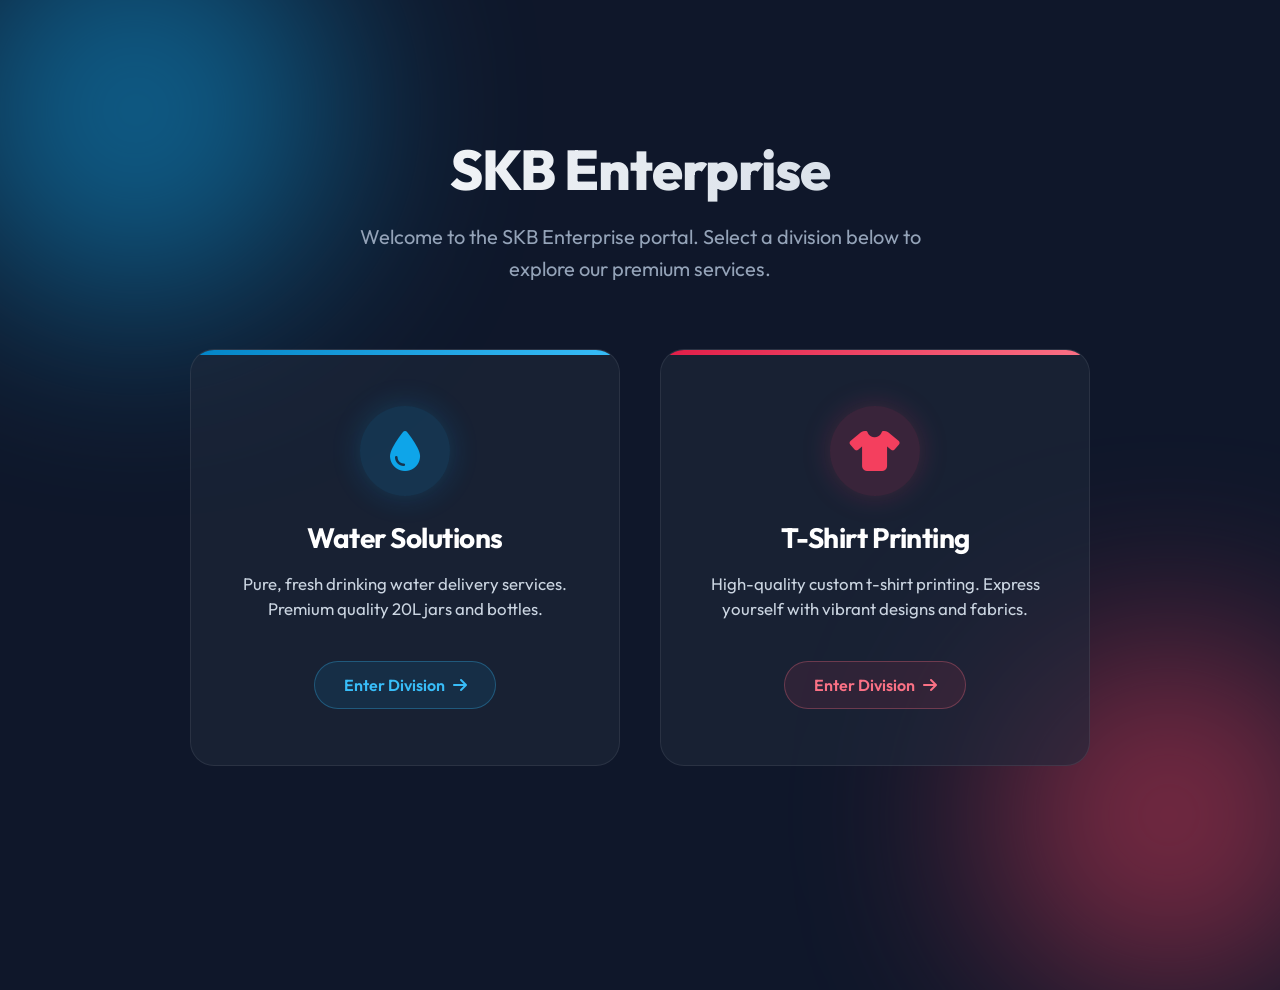
<file: index.html>
<!DOCTYPE html>
<html lang="en">

<head>
    <meta charset="UTF-8">
    <meta name="viewport" content="width=device-width, initial-scale=1.0">
    <title>SKB Enterprise Portal</title>
    <!-- Google Fonts -->
    <link rel="preconnect" href="https://fonts.googleapis.com">
    <link rel="preconnect" href="https://fonts.gstatic.com" crossorigin>
    <link href="https://fonts.googleapis.com/css2?family=Outfit:wght@300;400;500;700;800&display=swap" rel="stylesheet">
    <!-- FontAwesome for Icons -->
    <link rel="stylesheet" href="https://cdnjs.cloudflare.com/ajax/libs/font-awesome/6.4.0/css/all.min.css">
    <link rel="stylesheet" href="style.css">
</head>

<body>
    <div class="ambient-glow glow-blue"></div>
    <div class="ambient-glow glow-red"></div>

    <div class="container">
        <header>
            <h1>SKB Enterprise</h1>
            <p class="subtitle">Welcome to the SKB Enterprise portal. Select a division below to explore our premium
                services.</p>
        </header>

        <div class="portal-grid">
            <!-- Water Solutions Link -->
            <a href="SKB-Water-Solutions/index.html" class="portal-card card-water">
                <div class="icon-circle">
                    <i class="fa-solid fa-droplet"></i>
                </div>
                <h2>Water Solutions</h2>
                <p class="desc">Pure, fresh drinking water delivery services. Premium quality 20L jars and bottles.</p>
                <div class="btn-visit">
                    Enter Division <i class="fa-solid fa-arrow-right"></i>
                </div>
            </a>

            <!-- T-Shirt Printing Link -->
            <a href="t-shirt printing/index.html" class="portal-card card-tshirt">
                <div class="icon-circle">
                    <i class="fa-solid fa-shirt"></i>
                </div>
                <h2>T-Shirt Printing</h2>
                <p class="desc">High-quality custom t-shirt printing. Express yourself with vibrant designs and fabrics.
                </p>
                <div class="btn-visit">
                    Enter Division <i class="fa-solid fa-arrow-right"></i>
                </div>
            </a>
        </div>
    </div>

    <!-- Portal Interactivity Script -->
    <script src="script.js"></script>
</body>

</html>
</file>
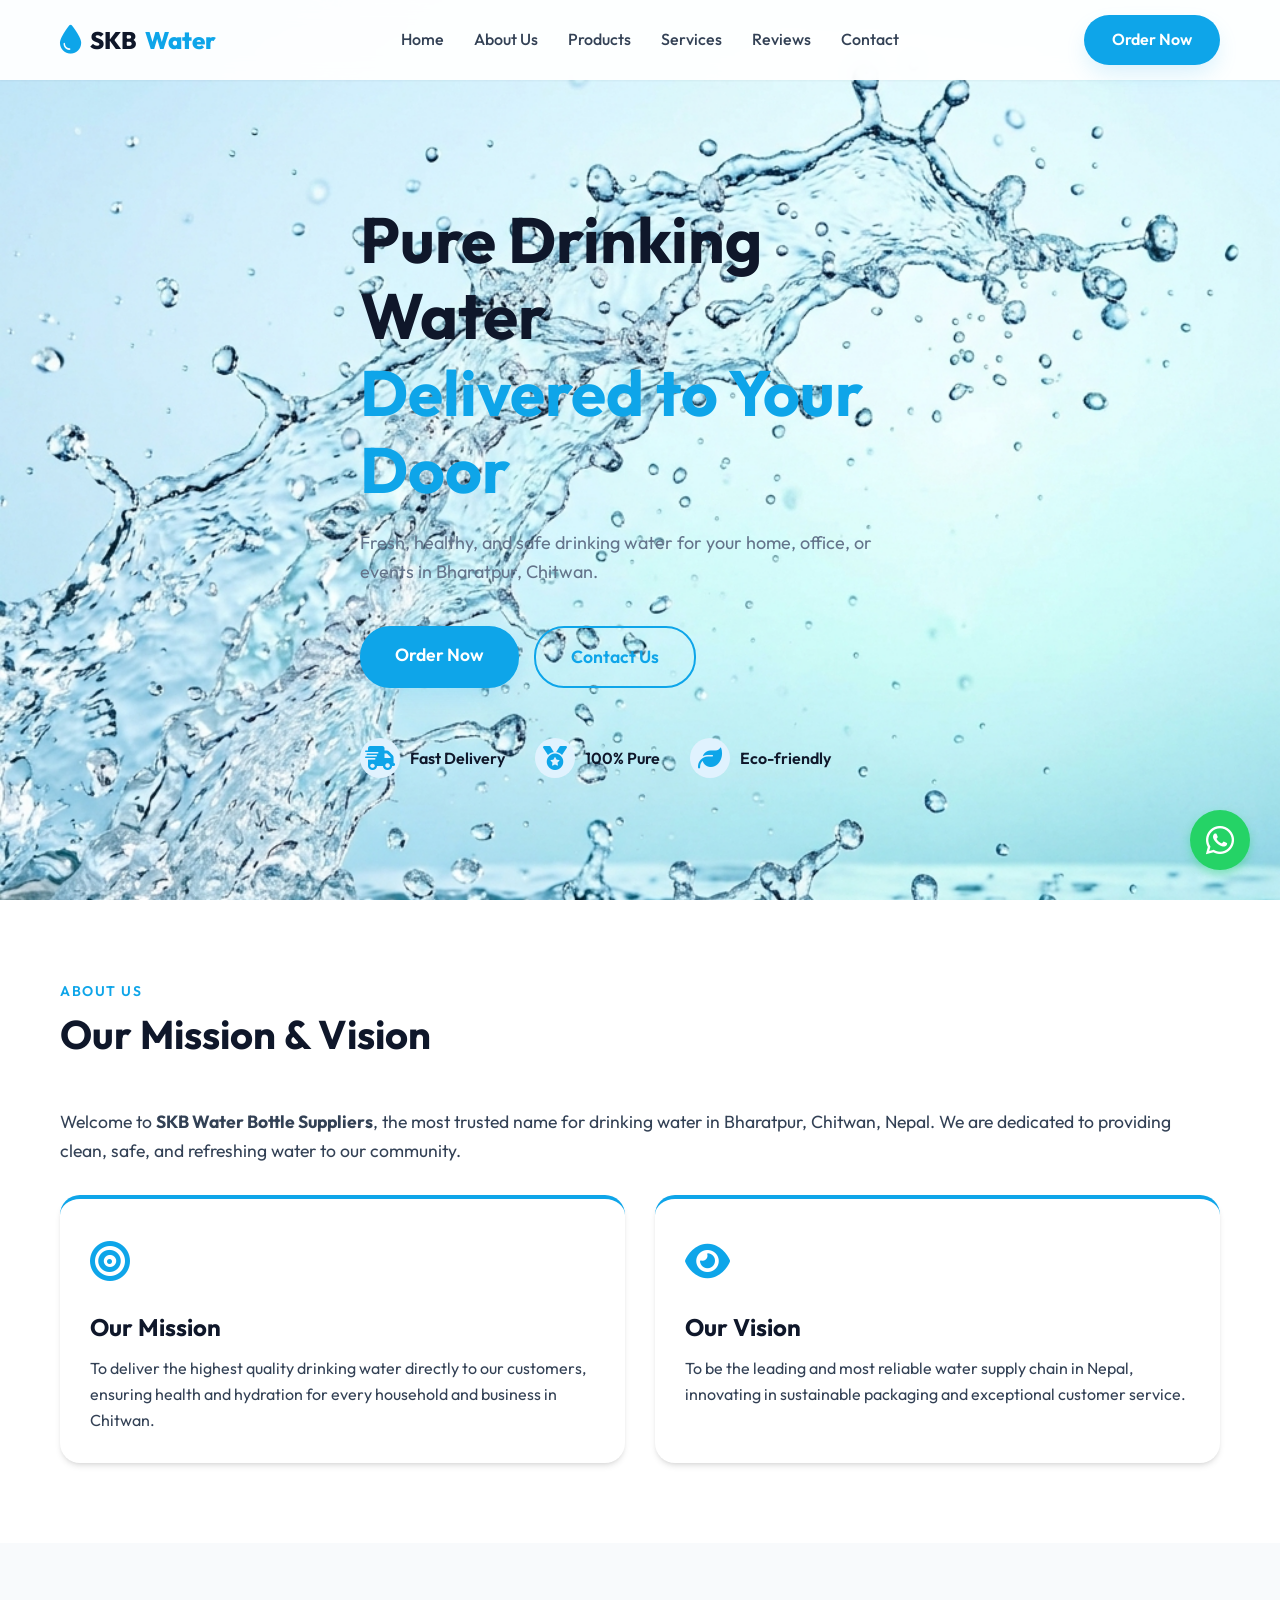
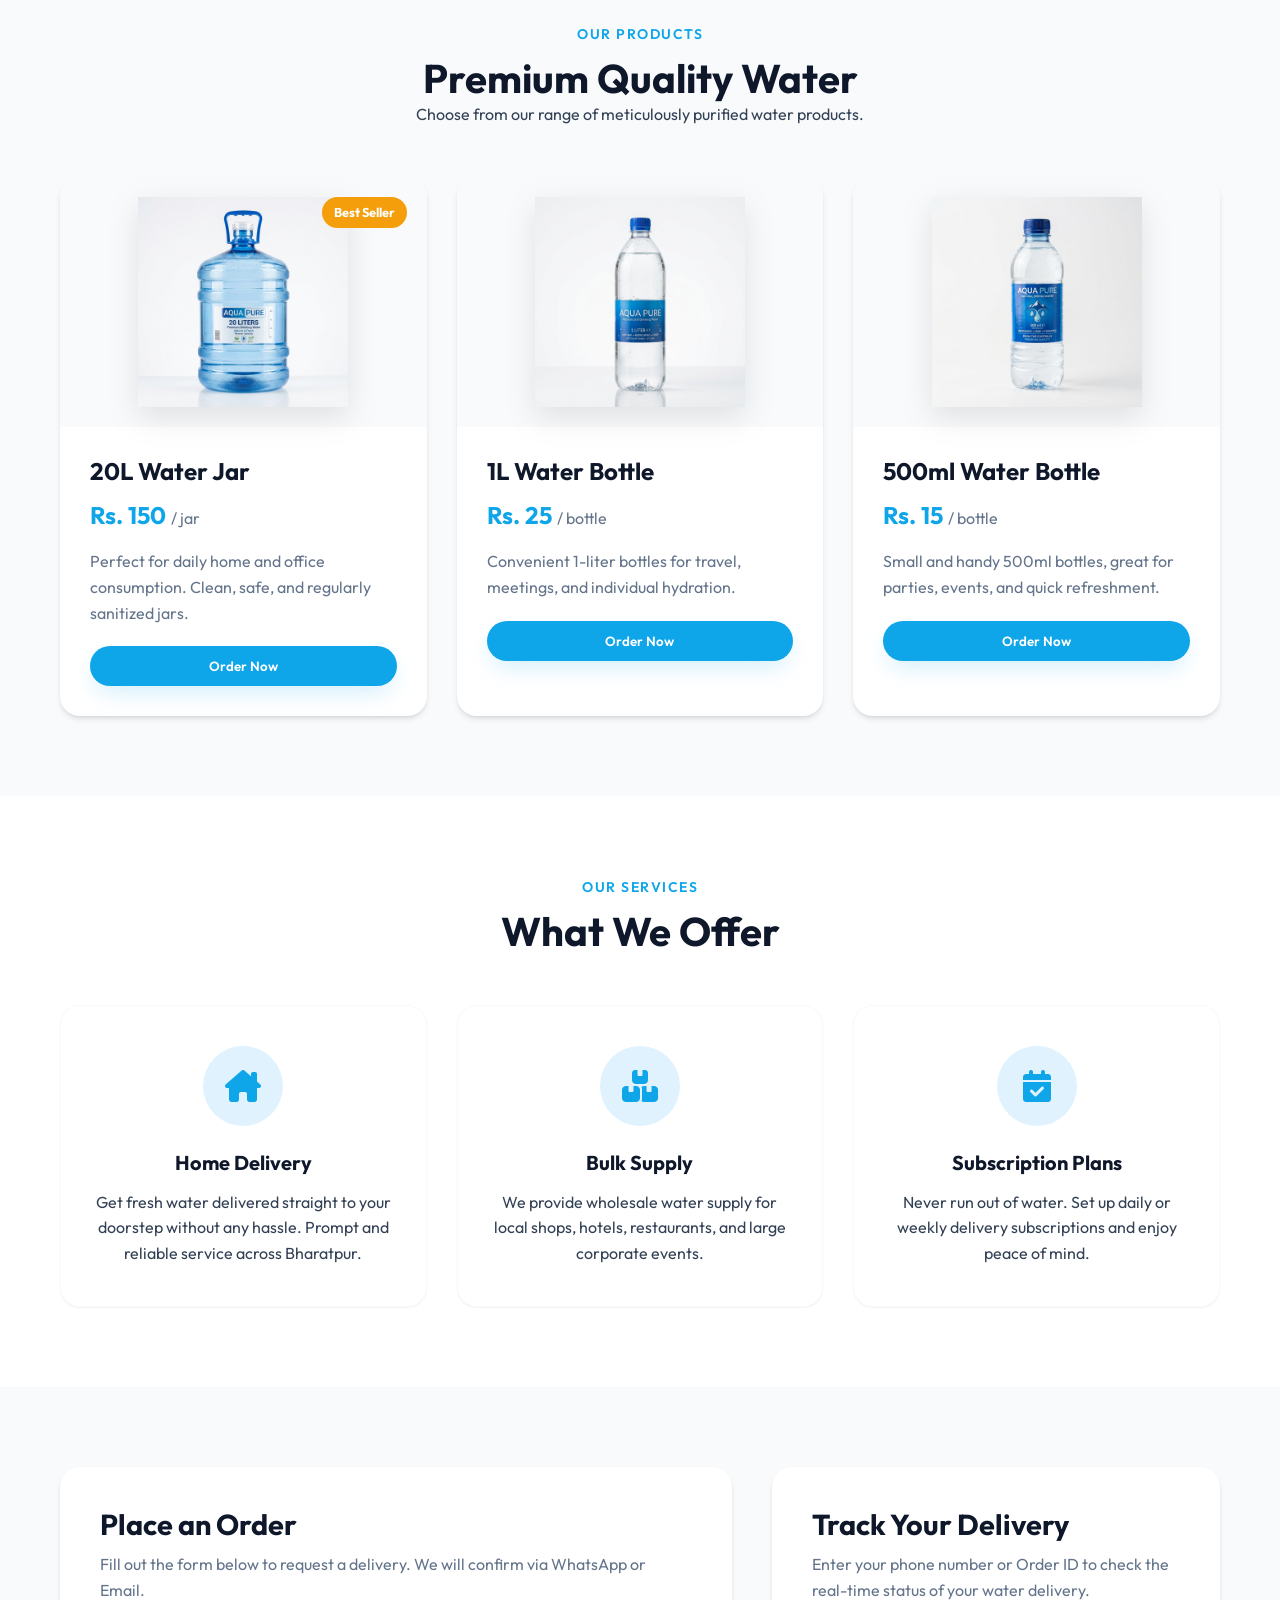
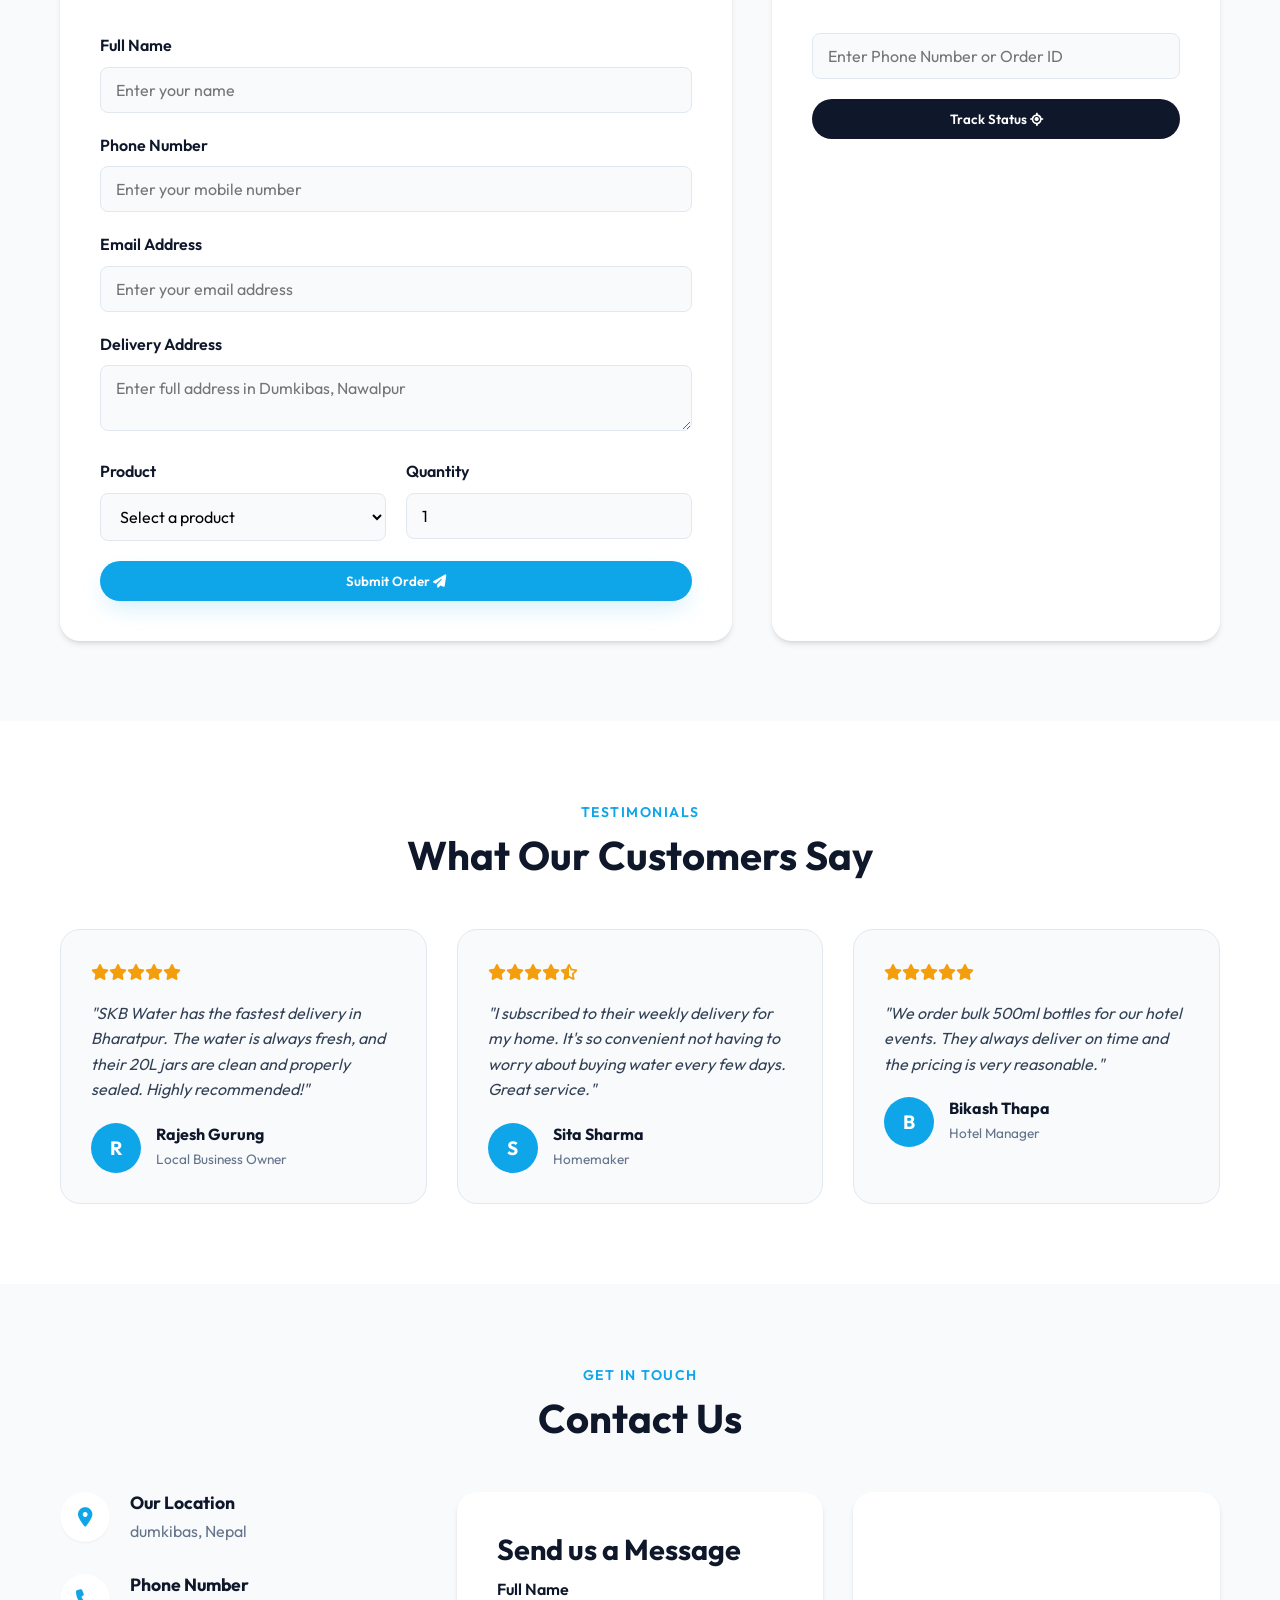
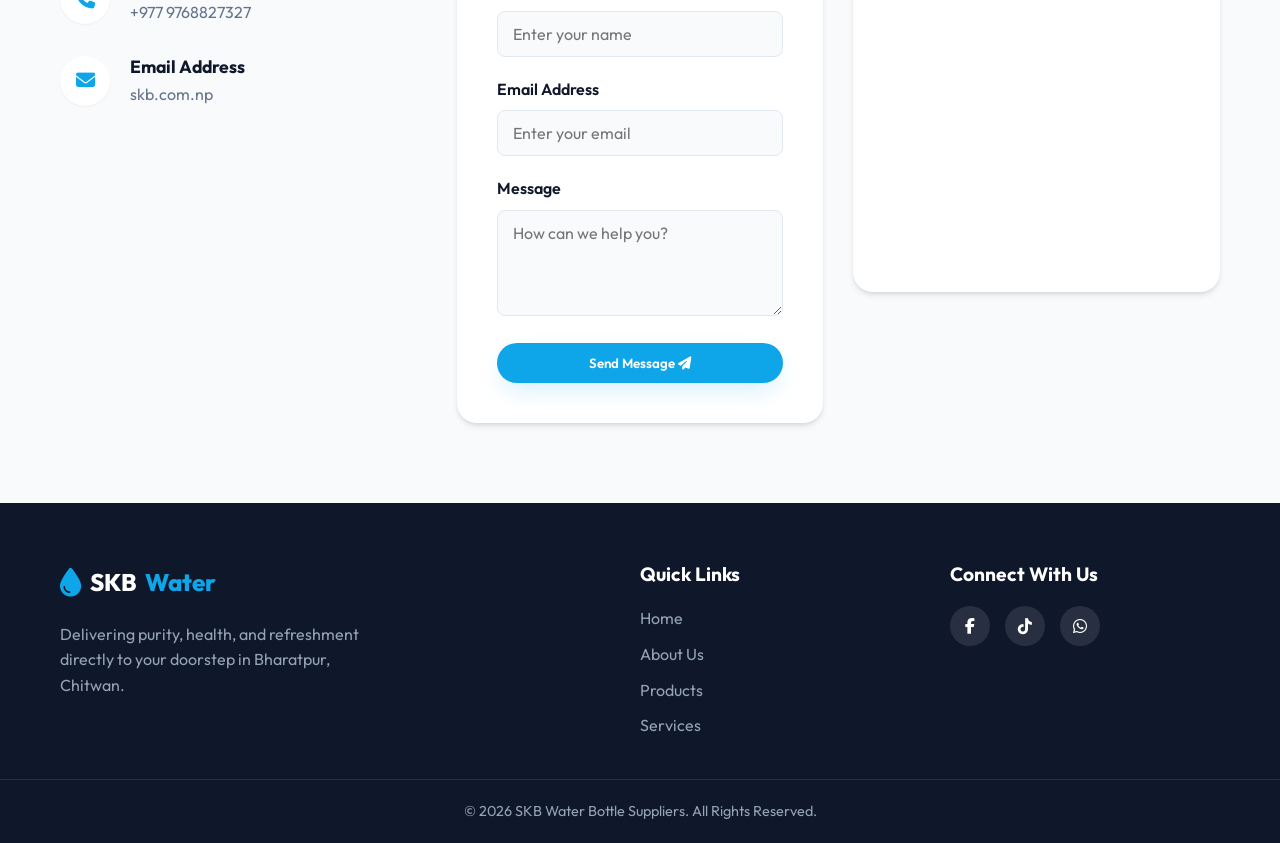
<file: SKB-Water-Solutions/index.html>
<!DOCTYPE html>
<html lang="en">

<head>
    <meta charset="UTF-8">
    <meta name="viewport" content="width=device-width, initial-scale=1.0">
    <title>SKB Water Bottle Suppliers - Pure Drinking Water in Bharatpur</title>
    <meta name="description"
        content="SKB Water Bottle Suppliers provides pure, fresh drinking water delivery in Bharatpur, Chitwan, Nepal. Order 20L jars and water bottles today.">
    <!-- Google Fonts -->
    <link rel="preconnect" href="https://fonts.googleapis.com">
    <link rel="preconnect" href="https://fonts.gstatic.com" crossorigin>
    <link href="https://fonts.googleapis.com/css2?family=Outfit:wght@300;400;500;600;700;800&display=swap"
        rel="stylesheet">
    <!-- FontAwesome for Icons -->
    <link rel="stylesheet" href="https://cdnjs.cloudflare.com/ajax/libs/font-awesome/6.4.0/css/all.min.css">
    <!-- Custom CSS -->
    <link rel="stylesheet" href="style.css">
</head>

<body>

    <!-- Header / Navigation -->
    <header class="header">
        <div class="container header-container">
            <a href="#" class="logo">
                <i class="fa-solid fa-droplet"></i>
                SKB <span>Water</span>
            </a>
            <nav class="navbar">
                <ul class="nav-links">
                    <li><a href="#home">Home</a></li>
                    <li><a href="#about">About Us</a></li>
                    <li><a href="#products">Products</a></li>
                    <li><a href="#services">Services</a></li>
                    <li><a href="#reviews">Reviews</a></li>
                    <li><a href="#contact">Contact</a></li>
                </ul>
            </nav>
            <div class="nav-buttons">
                <a href="#order" class="btn btn-primary">Order Now</a>
                <button class="mobile-menu-btn"><i class="fa-solid fa-bars"></i></button>
            </div>
        </div>
    </header>

    <!-- Hero Section -->
    <section id="home" class="hero">
        <div class="hero-bg">
            <img src="images/hero_bg.png" alt="Pure splashing water background">
            <div class="hero-overlay"></div>
        </div>
        <div class="container hero-content">
            <h1>Pure Drinking Water <br><span class="highlight">Delivered to Your Door</span></h1>
            <p>Fresh, healthy, and safe drinking water for your home, office, or events in Bharatpur, Chitwan.</p>
            <div class="hero-btns">
                <a href="#order" class="btn btn-primary btn-large">Order Now</a>
                <a href="#contact" class="btn btn-outline btn-large">Contact Us</a>
            </div>
            <div class="hero-stats">
                <div class="stat-item">
                    <i class="fa-solid fa-truck-fast"></i>
                    <span>Fast Delivery</span>
                </div>
                <div class="stat-item">
                    <i class="fa-solid fa-medal"></i>
                    <span>100% Pure</span>
                </div>
                <div class="stat-item">
                    <i class="fa-solid fa-leaf"></i>
                    <span>Eco-friendly</span>
                </div>
            </div>
        </div>
    </section>

    <!-- About Section -->
    <section id="about" class="about section-padding">
        <div class="container about-container">
            <div class="about-text">
                <div class="section-title">
                    <span class="subtitle">About Us</span>
                    <h2>Our Mission & Vision</h2>
                </div>
                <p>Welcome to <strong>SKB Water Bottle Suppliers</strong>, the most trusted name for drinking water in
                    Bharatpur, Chitwan, Nepal. We are dedicated to providing clean, safe, and refreshing water to our
                    community.</p>
                <div class="mission-vision">
                    <div class="mv-card">
                        <div class="mv-icon"><i class="fa-solid fa-bullseye"></i></div>
                        <h3>Our Mission</h3>
                        <p>To deliver the highest quality drinking water directly to our customers, ensuring health and
                            hydration for every household and business in Chitwan.</p>
                    </div>
                    <div class="mv-card">
                        <div class="mv-icon"><i class="fa-solid fa-eye"></i></div>
                        <h3>Our Vision</h3>
                        <p>To be the leading and most reliable water supply chain in Nepal, innovating in sustainable
                            packaging and exceptional customer service.</p>
                    </div>
                </div>
            </div>
        </div>
    </section>

    <!-- Products Section -->
    <section id="products" class="products section-padding bg-light">
        <div class="container">
            <div class="section-title text-center">
                <span class="subtitle">Our Products</span>
                <h2>Premium Quality Water</h2>
                <p>Choose from our range of meticulously purified water products.</p>
            </div>
            <div class="product-grid">
                <!-- Product 1 -->
                <div class="product-card">
                    <div class="product-img">
                        <img src="images/20l_jar.png" alt="20L Water Jar">
                        <span class="badge">Best Seller</span>
                    </div>
                    <div class="product-info">
                        <h3>20L Water Jar</h3>
                        <p class="price">Rs. 150 <span>/ jar</span></p>
                        <p class="desc">Perfect for daily home and office consumption. Clean, safe, and regularly
                            sanitized jars.</p>
                        <button class="btn btn-primary btn-block" onclick="selectProduct('20L Jar')">Order Now</button>
                    </div>
                </div>
                <!-- Product 2 -->
                <div class="product-card">
                    <div class="product-img">
                        <img src="images/1l_bottle.png" alt="1L Water Bottle">
                    </div>
                    <div class="product-info">
                        <h3>1L Water Bottle</h3>
                        <p class="price">Rs. 25 <span>/ bottle</span></p>
                        <p class="desc">Convenient 1-liter bottles for travel, meetings, and individual hydration.</p>
                        <button class="btn btn-primary btn-block" onclick="selectProduct('1L Bottle')">Order
                            Now</button>
                    </div>
                </div>
                <!-- Product 3 -->
                <div class="product-card">
                    <div class="product-img">
                        <img src="images/500ml_bottle.png" alt="500ml Water Bottle">
                    </div>
                    <div class="product-info">
                        <h3>500ml Water Bottle</h3>
                        <p class="price">Rs. 15 <span>/ bottle</span></p>
                        <p class="desc">Small and handy 500ml bottles, great for parties, events, and quick refreshment.
                        </p>
                        <button class="btn btn-primary btn-block" onclick="selectProduct('500ml Bottle')">Order
                            Now</button>
                    </div>
                </div>
            </div>
        </div>
    </section>

    <!-- Services Section -->
    <section id="services" class="services section-padding">
        <div class="container">
            <div class="section-title text-center">
                <span class="subtitle">Our Services</span>
                <h2>What We Offer</h2>
            </div>
            <div class="services-grid">
                <div class="service-card">
                    <div class="service-icon"><i class="fa-solid fa-house-chimney"></i></div>
                    <h3>Home Delivery</h3>
                    <p>Get fresh water delivered straight to your doorstep without any hassle. Prompt and reliable
                        service across Bharatpur.</p>
                </div>
                <div class="service-card">
                    <div class="service-icon"><i class="fa-solid fa-boxes-stacked"></i></div>
                    <h3>Bulk Supply</h3>
                    <p>We provide wholesale water supply for local shops, hotels, restaurants, and large corporate
                        events.</p>
                </div>
                <div class="service-card">
                    <div class="service-icon"><i class="fa-solid fa-calendar-check"></i></div>
                    <h3>Subscription Plans</h3>
                    <p>Never run out of water. Set up daily or weekly delivery subscriptions and enjoy peace of mind.
                    </p>
                </div>
            </div>
        </div>
    </section>

    <!-- Delivery Tracking & Order Section -->
    <section id="order" class="order-track-section section-padding bg-light">
        <div class="container">
            <div class="two-column-layout">
                <!-- Order Form -->
                <div class="order-form-wrapper box-shadow-card">
                    <h3>Place an Order</h3>
                    <p>Fill out the form below to request a delivery. We will confirm via WhatsApp or Email.</p>
                    <form id="orderForm" class="custom-form" action="https://api.web3forms.com/submit" method="POST">
                        <input type="hidden" name="access_key" value="480ceab5-21b1-4908-9e34-2603b8bf6b50">
                        <input type="hidden" name="subject" value="New Water Delivery Order - SKB">
                        <input type="checkbox" name="botcheck" class="hidden" style="display: none;">
                        <div class="form-group">
                            <label for="name">Full Name</label>
                            <input type="text" id="name" name="name" placeholder="Enter your name" required>
                        </div>
                        <div class="form-group">
                            <label for="phone">Phone Number</label>
                            <input type="tel" id="phone" name="phone" placeholder="Enter your mobile number" required>
                        </div>
                        <div class="form-group">
                            <label for="email">Email Address</label>
                            <input type="email" id="email" name="email" placeholder="Enter your email address" required>
                        </div>
                        <div class="form-group">
                            <label for="address">Delivery Address</label>
                            <textarea id="address" name="address" placeholder="Enter full address in Dumkibas, Nawalpur"
                                rows="2" required></textarea>
                        </div>
                        <div class="form-row">
                            <div class="form-group half">
                                <label for="product">Product</label>
                                <select id="product" name="product" required>
                                    <option value="" disabled selected>Select a product</option>
                                    <option value="20L Jar">20L Water Jar</option>
                                    <option value="1L Bottle">1L Water Bottle</option>
                                    <option value="500ml Bottle">500ml Water Bottle</option>
                                </select>
                            </div>
                            <div class="form-group half">
                                <label for="quantity">Quantity</label>
                                <input type="number" id="quantity" name="quantity" min="1" value="1" required>
                            </div>
                        </div>
                        <button type="submit" class="btn btn-primary btn-block">Submit Order <i
                                class="fa-solid fa-paper-plane"></i></button>
                    </form>
                </div>

                <!-- Delivery Tracking -->
                <div class="tracking-wrapper box-shadow-card">
                    <h3>Track Your Delivery</h3>
                    <p>Enter your phone number or Order ID to check the real-time status of your water delivery.</p>
                    <form id="trackForm" class="custom-form tracking-form">
                        <div class="form-group">
                            <input type="text" id="trackId" placeholder="Enter Phone Number or Order ID" required>
                        </div>
                        <button type="submit" class="btn btn-secondary btn-block">Track Status <i
                                class="fa-solid fa-location-crosshairs"></i></button>
                    </form>
                    <div id="trackResult" class="track-result hidden">
                        <!-- Result injected via JS -->
                    </div>
                </div>
            </div>
        </div>
    </section>

    <!-- Reviews Section -->
    <section id="reviews" class="reviews section-padding">
        <div class="container">
            <div class="section-title text-center">
                <span class="subtitle">Testimonials</span>
                <h2>What Our Customers Say</h2>
            </div>
            <div class="reviews-grid">
                <div class="review-card">
                    <div class="stars">
                        <i class="fa-solid fa-star"></i><i class="fa-solid fa-star"></i><i
                            class="fa-solid fa-star"></i><i class="fa-solid fa-star"></i><i
                            class="fa-solid fa-star"></i>
                    </div>
                    <p class="review-text">"SKB Water has the fastest delivery in Bharatpur. The water is always fresh,
                        and their 20L jars are clean and properly sealed. Highly recommended!"</p>
                    <div class="reviewer">
                        <div class="avatar">R</div>
                        <div>
                            <h4>Rajesh Gurung</h4>
                            <span>Local Business Owner</span>
                        </div>
                    </div>
                </div>
                <div class="review-card">
                    <div class="stars">
                        <i class="fa-solid fa-star"></i><i class="fa-solid fa-star"></i><i
                            class="fa-solid fa-star"></i><i class="fa-solid fa-star"></i><i
                            class="fa-solid fa-star-half-stroke"></i>
                    </div>
                    <p class="review-text">"I subscribed to their weekly delivery for my home. It's so convenient not
                        having to worry about buying water every few days. Great service."</p>
                    <div class="reviewer">
                        <div class="avatar">S</div>
                        <div>
                            <h4>Sita Sharma</h4>
                            <span>Homemaker</span>
                        </div>
                    </div>
                </div>
                <div class="review-card">
                    <div class="stars">
                        <i class="fa-solid fa-star"></i><i class="fa-solid fa-star"></i><i
                            class="fa-solid fa-star"></i><i class="fa-solid fa-star"></i><i
                            class="fa-solid fa-star"></i>
                    </div>
                    <p class="review-text">"We order bulk 500ml bottles for our hotel events. They always deliver on
                        time and the pricing is very reasonable."</p>
                    <div class="reviewer">
                        <div class="avatar">B</div>
                        <div>
                            <h4>Bikash Thapa</h4>
                            <span>Hotel Manager</span>
                        </div>
                    </div>
                </div>
            </div>
        </div>
    </section>

    <!-- Contact Section -->
    <section id="contact" class="contact section-padding bg-light">
        <div class="container">
            <div class="section-title text-center">
                <span class="subtitle">Get In Touch</span>
                <h2>Contact Us</h2>
            </div>
            <div class="contact-grid">
                <div class="contact-info">
                    <div class="contact-item">
                        <div class="icon"><i class="fa-solid fa-location-dot"></i></div>
                        <div>
                            <h4>Our Location</h4>
                            <p>dumkibas, Nepal</p>
                        </div>
                    </div>
                    <div class="contact-item">
                        <div class="icon"><i class="fa-solid fa-phone"></i></div>
                        <div>
                            <h4>Phone Number</h4>
                            <p>+977 9768827327</p>
                        </div>
                    </div>
                    <div class="contact-item">
                        <div class="icon"><i class="fa-solid fa-envelope"></i></div>
                        <div>
                            <h4>Email Address</h4>
                            <p>skb.com.np</p>
                        </div>
                    </div>
                </div>

                <div class="contact-form-wrapper box-shadow-card">
                    <h3>Send us a Message</h3>
                    <form id="contactForm" class="custom-form" action="https://api.web3forms.com/submit" method="POST">
                        <input type="hidden" name="access_key" value="480ceab5-21b1-4908-9e34-2603b8bf6b50">
                        <input type="hidden" name="subject" value="New Message from SKB Water Contact Form">
                        <div class="form-group">
                            <label for="contact-name">Full Name</label>
                            <input type="text" id="contact-name" name="name" placeholder="Enter your name" required>
                        </div>
                        <div class="form-group">
                            <label for="contact-email">Email Address</label>
                            <input type="email" id="contact-email" name="email" placeholder="Enter your email" required>
                        </div>
                        <div class="form-group">
                            <label for="contact-message">Message</label>
                            <textarea id="contact-message" name="message" placeholder="How can we help you?" rows="4"
                                required></textarea>
                        </div>
                        <button type="submit" class="btn btn-primary btn-block">Send Message <i
                                class="fa-solid fa-paper-plane"></i></button>
                    </form>
                </div>

                <div class="contact-map box-shadow-card">
                    <!-- Google Map Embed Placeholder -->
                    <iframe
                        src="https://www.google.com/maps/embed?pb=!1m18!1m12!1m3!1d7071.8490418741785!2d83.86330241448951!3d27.595869604051952!2m3!1f0!2f0!3f0!3m2!1i1024!2i768!4f13.1!3m3!1m2!1s0x399439a541350431%3A0x67dc9d675ab4a1d!2sSKB%20t%20shirt%20printing!5e0!3m2!1sen!2snp!4v1777618627232!5m2!1sen!2snp"
                        width="100%" height="100%" style="border:0;" allowfullscreen="" loading="lazy"
                        referrerpolicy="no-referrer-when-downgrade"></iframe>
                </div>
            </div>
        </div>
    </section>

    <!-- Footer -->
    <footer class="footer">
        <div class="container footer-container">
            <div class="footer-brand">
                <a href="#" class="logo footer-logo">
                    <i class="fa-solid fa-droplet"></i>
                    SKB <span>Water</span>
                </a>
                <p>Delivering purity, health, and refreshment directly to your doorstep in Bharatpur, Chitwan.</p>
            </div>
            <div class="footer-links">
                <h3>Quick Links</h3>
                <ul>
                    <li><a href="#home">Home</a></li>
                    <li><a href="#about">About Us</a></li>
                    <li><a href="#products">Products</a></li>
                    <li><a href="#services">Services</a></li>
                </ul>
            </div>
            <div class="footer-social">
                <h3>Connect With Us</h3>
                <div class="social-icons">
                    <a href="#" class="social-icon facebook"><i class="fa-brands fa-facebook-f"></i></a>
                    <a href="#" class="social-icon tiktok"><i class="fa-brands fa-tiktok"></i></a>
                    <a href="#" class="social-icon whatsapp-icon"><i class="fa-brands fa-whatsapp"></i></a>
                </div>
            </div>
        </div>
        <div class="footer-bottom">
            <p>&copy; 2026 SKB Water Bottle Suppliers. All Rights Reserved.</p>
        </div>
    </footer>

    <!-- Floating WhatsApp Button -->
    <a href="https://wa.me/9779768827327" class="floating-whatsapp" target="_blank" aria-label="Chat on WhatsApp">
        <i class="fa-brands fa-whatsapp"></i>
    </a>

    <!-- Custom JS -->
    <script src="script.js"></script>
</body>

</html>
</file>
<file: style.css>
:root {
    --bg-color: #0f172a;
    --text-color: #f8fafc;
    --card-bg: rgba(30, 41, 59, 0.6);
    --card-hover: rgba(51, 65, 85, 0.8);
    --water-accent: #0ea5e9;
    --tshirt-accent: #f43f5e;
    --gradient-water: linear-gradient(135deg, #0284c7, #38bdf8);
    --gradient-tshirt: linear-gradient(135deg, #e11d48, #fb7185);
}

* {
    margin: 0;
    padding: 0;
    box-sizing: border-box;
}

body {
    font-family: 'Outfit', sans-serif;
    background-color: var(--bg-color);
    color: var(--text-color);
    min-height: 100vh;
    display: flex;
    flex-direction: column;
    align-items: center;
    justify-content: center;
    padding: 2rem;
    position: relative;
    overflow-x: hidden;
}

/* Ambient Background Glow */
.ambient-glow {
    position: absolute;
    border-radius: 50%;
    filter: blur(100px);
    z-index: 0;
    opacity: 0.5;
    animation: pulse 8s infinite alternate ease-in-out;
}

.glow-blue {
    width: 400px;
    height: 400px;
    background: var(--water-accent);
    top: -10%;
    left: -5%;
}

.glow-red {
    width: 350px;
    height: 350px;
    background: var(--tshirt-accent);
    bottom: -10%;
    right: -5%;
    animation-delay: -4s;
}

@keyframes pulse {
    0% {
        transform: scale(1) translate(0, 0);
        opacity: 0.4;
    }

    100% {
        transform: scale(1.2) translate(30px, 40px);
        opacity: 0.6;
    }
}

.container {
    position: relative;
    z-index: 1;
    width: 100%;
    max-width: 900px;
    text-align: center;
}

header {
    margin-bottom: 4rem;
    animation: fadeInDown 1s ease-out forwards;
}

@keyframes fadeInDown {
    from {
        opacity: 0;
        transform: translateY(-30px);
    }

    to {
        opacity: 1;
        transform: translateY(0);
    }
}

h1 {
    font-size: 3.5rem;
    font-weight: 800;
    margin-bottom: 1rem;
    background: linear-gradient(to right, #ffffff, #cbd5e1);
    -webkit-background-clip: text;
    background-clip: text;
    -webkit-text-fill-color: transparent;
    color: transparent;
    letter-spacing: -1px;
}

.subtitle {
    font-size: 1.25rem;
    color: #94a3b8;
    max-width: 600px;
    margin: 0 auto;
    line-height: 1.6;
}

.portal-grid {
    display: grid;
    grid-template-columns: repeat(auto-fit, minmax(320px, 1fr));
    gap: 2.5rem;
    animation: fadeInUp 1s ease-out 0.3s forwards;
    opacity: 0;
}

@keyframes fadeInUp {
    from {
        opacity: 0;
        transform: translateY(30px);
    }

    to {
        opacity: 1;
        transform: translateY(0);
    }
}

.portal-card {
    background: var(--card-bg);
    backdrop-filter: blur(12px);
    -webkit-backdrop-filter: blur(12px);
    border: 1px solid rgba(255, 255, 255, 0.08);
    border-radius: 24px;
    padding: 3.5rem 2.5rem;
    text-decoration: none;
    color: white;
    display: flex;
    flex-direction: column;
    align-items: center;
    justify-content: center;
    transition: all 0.4s cubic-bezier(0.175, 0.885, 0.32, 1.275);
    position: relative;
    overflow: hidden;
}

.portal-card::after {
    content: '';
    position: absolute;
    top: 0;
    left: 0;
    width: 100%;
    height: 5px;
    transition: height 0.3s ease;
}

.card-water::after {
    background: var(--gradient-water);
}

.card-tshirt::after {
    background: var(--gradient-tshirt);
}

.portal-card:hover {
    transform: translateY(-12px);
    background: var(--card-hover);
    box-shadow: 0 25px 50px -12px rgba(0, 0, 0, 0.5);
    border-color: rgba(255, 255, 255, 0.15);
}

.portal-card:hover::after {
    height: 10px;
}

.icon-circle {
    width: 90px;
    height: 90px;
    border-radius: 50%;
    display: flex;
    align-items: center;
    justify-content: center;
    font-size: 2.5rem;
    margin-bottom: 1.5rem;
    transition: transform 0.5s ease;
    position: relative;
}

.card-water .icon-circle {
    background: rgba(14, 165, 233, 0.15);
    color: var(--water-accent);
    box-shadow: 0 0 30px rgba(14, 165, 233, 0.2);
}

.card-tshirt .icon-circle {
    background: rgba(244, 63, 94, 0.15);
    color: var(--tshirt-accent);
    box-shadow: 0 0 30px rgba(244, 63, 94, 0.2);
}

.portal-card:hover .icon-circle {
    transform: scale(1.1) rotate(5deg);
}

h2 {
    font-size: 1.75rem;
    font-weight: 700;
    margin-bottom: 1rem;
    letter-spacing: -0.5px;
}

.desc {
    color: #cbd5e1;
    font-size: 1.05rem;
    line-height: 1.5;
    margin-bottom: 2.5rem;
    text-align: center;
}

.btn-visit {
    display: inline-flex;
    align-items: center;
    gap: 0.5rem;
    padding: 0.8rem 1.8rem;
    border-radius: 50px;
    font-weight: 600;
    font-size: 1rem;
    transition: all 0.3s ease;
    position: relative;
    overflow: hidden;
    z-index: 1;
}

.btn-visit::before {
    content: '';
    position: absolute;
    top: 0;
    left: 0;
    right: 0;
    bottom: 0;
    z-index: -1;
    transition: opacity 0.3s ease;
}

.card-water .btn-visit {
    background: rgba(14, 165, 233, 0.1);
    color: #38bdf8;
    border: 1px solid rgba(56, 189, 248, 0.3);
}

.card-water .btn-visit::before {
    background: var(--gradient-water);
    opacity: 0;
}

.card-tshirt .btn-visit {
    background: rgba(244, 63, 94, 0.1);
    color: #fb7185;
    border: 1px solid rgba(251, 113, 133, 0.3);
}

.card-tshirt .btn-visit::before {
    background: var(--gradient-tshirt);
    opacity: 0;
}

.portal-card:hover .btn-visit {
    color: white;
    border-color: transparent;
    box-shadow: 0 10px 20px rgba(0, 0, 0, 0.2);
}

.portal-card:hover .btn-visit::before {
    opacity: 1;
}

.portal-card:hover .btn-visit i {
    transform: translateX(4px);
}

.btn-visit i {
    transition: transform 0.3s ease;
}

@media (max-width: 768px) {
    body {
        padding: 1.5rem 1rem;
        justify-content: flex-start;
        padding-top: 3rem;
    }

    header {
        margin-bottom: 2.5rem;
    }

    h1 {
        font-size: 2.2rem;
    }

    .subtitle {
        font-size: 1rem;
        padding: 0 0.5rem;
    }

    .portal-grid {
        grid-template-columns: 1fr;
        gap: 1.5rem;
    }

    .portal-card {
        padding: 2rem 1.5rem;
    }

    .glow-blue {
        width: 250px;
        height: 250px;
    }

    .glow-red {
        width: 200px;
        height: 200px;
    }

    .icon-circle {
        width: 75px;
        height: 75px;
        font-size: 2rem;
        margin-bottom: 1rem;
    }

    h2 {
        font-size: 1.5rem;
    }

    .desc {
        font-size: 0.95rem;
        margin-bottom: 1.5rem;
    }
}

@media (max-width: 400px) {
    h1 {
        font-size: 1.8rem;
    }

    .portal-card {
        padding: 1.5rem 1rem;
    }

    .btn-visit {
        width: 100%;
        justify-content: center;
    }
}
</file>
<file: SKB-Water-Solutions/style.css>
/* 
  SKB Water Bottle Suppliers - Global Styles
  Design System & Tokens
*/

:root {
  /* Color Palette - Fresh Water Theme */
  --primary: #0ea5e9; /* Light Ocean Blue */
  --primary-dark: #0284c7;
  --primary-light: #e0f2fe;
  --secondary: #0f172a; /* Deep Navy for text */
  --accent: #38bdf8;
  
  --bg-color: #ffffff;
  --bg-light: #f8fafc;
  --text-main: #334155;
  --text-muted: #64748b;
  --white: #ffffff;
  
  /* Status Colors */
  --success: #10b981;
  --warning: #f59e0b;
  
  /* Typography */
  --font-main: 'Outfit', sans-serif;
  
  /* Shadows & Effects */
  --shadow-sm: 0 1px 2px 0 rgb(0 0 0 / 0.05);
  --shadow-md: 0 4px 6px -1px rgb(0 0 0 / 0.1), 0 2px 4px -2px rgb(0 0 0 / 0.1);
  --shadow-lg: 0 10px 15px -3px rgb(0 0 0 / 0.1), 0 4px 6px -4px rgb(0 0 0 / 0.1);
  --shadow-water: 0 10px 25px -5px rgba(14, 165, 233, 0.2);
  
  /* Transitions */
  --transition: all 0.3s cubic-bezier(0.4, 0, 0.2, 1);
  --border-radius: 12px;
  --border-radius-lg: 20px;
}

/* Base Reset */
* {
  margin: 0;
  padding: 0;
  box-sizing: border-box;
}

html {
  scroll-behavior: smooth;
  scroll-padding-top: 100px;
}

body {
  font-family: var(--font-main);
  background-color: var(--bg-color);
  color: var(--text-main);
  line-height: 1.6;
  overflow-x: hidden;
}

h1, h2, h3, h4, h5, h6 {
  color: var(--secondary);
  font-weight: 700;
  line-height: 1.2;
}

a {
  text-decoration: none;
  color: inherit;
  transition: var(--transition);
}

ul {
  list-style: none;
}

img {
  max-width: 100%;
  height: auto;
  display: block;
}

/* Layout Utilities */
.container {
  width: 100%;
  max-width: 1200px;
  margin: 0 auto;
  padding: 0 20px;
}

.section-padding {
  padding: 80px 0;
}

.bg-light {
  background-color: var(--bg-light);
}

.text-center {
  text-align: center;
}

/* Typography Utilities */
.section-title {
  margin-bottom: 50px;
}

.section-title .subtitle {
  color: var(--primary);
  font-weight: 600;
  text-transform: uppercase;
  letter-spacing: 1.5px;
  font-size: 0.875rem;
  display: block;
  margin-bottom: 8px;
}

.section-title h2 {
  font-size: 2.5rem;
}

/* Buttons */
.btn {
  display: inline-block;
  padding: 12px 28px;
  border-radius: 30px;
  font-weight: 600;
  font-family: var(--font-main);
  cursor: pointer;
  border: none;
  transition: var(--transition);
  text-align: center;
}

.btn-primary {
  background-color: var(--primary);
  color: var(--white);
  box-shadow: var(--shadow-water);
}

.btn-primary:hover {
  background-color: var(--primary-dark);
  transform: translateY(-2px);
  box-shadow: 0 15px 30px -5px rgba(14, 165, 233, 0.3);
}

.btn-secondary {
  background-color: var(--secondary);
  color: var(--white);
}

.btn-secondary:hover {
  background-color: #000;
  transform: translateY(-2px);
}

.btn-outline {
  background-color: transparent;
  color: var(--primary);
  border: 2px solid var(--primary);
}

.btn-outline:hover {
  background-color: var(--primary);
  color: var(--white);
}

.btn-large {
  padding: 15px 35px;
  font-size: 1.1rem;
}

.btn-block {
  display: block;
  width: 100%;
}

/* Header & Navigation */
.header {
  position: fixed;
  top: 0;
  left: 0;
  width: 100%;
  background: rgba(255, 255, 255, 0.95);
  backdrop-filter: blur(10px);
  z-index: 1000;
  box-shadow: var(--shadow-sm);
  padding: 15px 0;
  transition: var(--transition);
}

.header-container {
  display: flex;
  justify-content: space-between;
  align-items: center;
}

.logo {
  font-size: 1.5rem;
  font-weight: 800;
  color: var(--secondary);
  display: flex;
  align-items: center;
  gap: 8px;
}

.logo i {
  color: var(--primary);
  font-size: 1.8rem;
}

.logo span {
  color: var(--primary);
}

.nav-links {
  display: flex;
  gap: 30px;
}

.nav-links a {
  font-weight: 500;
  color: var(--text-main);
}

.nav-links a:hover {
  color: var(--primary);
}

.nav-buttons {
  display: flex;
  align-items: center;
  gap: 15px;
}

.mobile-menu-btn {
  display: none;
  background: none;
  border: none;
  font-size: 1.5rem;
  color: var(--secondary);
  cursor: pointer;
  margin-left: 15px;
}

/* Hero Section */
.hero {
  position: relative;
  min-height: 100vh;
  display: flex;
  align-items: center;
  padding-top: 80px;
  overflow: hidden;
}

.hero-bg {
  position: absolute;
  top: 0;
  left: 0;
  width: 100%;
  height: 100%;
  z-index: -2;
}

.hero-bg img {
  width: 100%;
  height: 100%;
  object-fit: cover;
  object-position: center;
}

.hero-overlay {
  position: absolute;
  top: 0;
  left: 0;
  width: 100%;
  height: 100%;
  background: linear-gradient(90deg, rgba(255,255,255,0.95) 0%, rgba(255,255,255,0.8) 50%, rgba(255,255,255,0.2) 100%);
  z-index: -1;
}

.hero-content {
  max-width: 600px;
}

.hero h1 {
  font-size: 4rem;
  margin-bottom: 20px;
}

.hero .highlight {
  color: var(--primary);
}

.hero p {
  font-size: 1.125rem;
  color: var(--text-muted);
  margin-bottom: 40px;
}

.hero-btns {
  display: flex;
  gap: 15px;
  margin-bottom: 50px;
  flex-wrap: wrap;
}

.hero-stats {
  display: flex;
  gap: 30px;
}

.stat-item {
  display: flex;
  align-items: center;
  gap: 10px;
  font-weight: 600;
  color: var(--secondary);
}

.stat-item i {
  color: var(--primary);
  font-size: 1.5rem;
  background: var(--primary-light);
  width: 40px;
  height: 40px;
  border-radius: 50%;
  display: flex;
  align-items: center;
  justify-content: center;
}

/* About Section */
.about-container {
  display: grid;
  grid-template-columns: 1fr;
  gap: 40px;
}

.about-text > p {
  font-size: 1.1rem;
  margin-bottom: 30px;
}

.mission-vision {
  display: grid;
  grid-template-columns: repeat(auto-fit, minmax(250px, 1fr));
  gap: 30px;
}

.mv-card {
  background: var(--white);
  padding: 30px;
  border-radius: var(--border-radius-lg);
  box-shadow: var(--shadow-md);
  border-top: 4px solid var(--primary);
  transition: var(--transition);
}

.mv-card:hover {
  transform: translateY(-5px);
  box-shadow: var(--shadow-lg);
}

.mv-icon {
  font-size: 2.5rem;
  color: var(--primary);
  margin-bottom: 20px;
}

.mv-card h3 {
  margin-bottom: 15px;
  font-size: 1.5rem;
}

/* Products Section */
.product-grid {
  display: grid;
  grid-template-columns: repeat(auto-fit, minmax(300px, 1fr));
  gap: 30px;
}

.product-card {
  background: var(--white);
  border-radius: var(--border-radius-lg);
  overflow: hidden;
  box-shadow: var(--shadow-md);
  transition: var(--transition);
  position: relative;
}

.product-card:hover {
  transform: translateY(-10px);
  box-shadow: var(--shadow-lg);
}

.product-img {
  height: 250px;
  background: var(--bg-light);
  padding: 20px;
  display: flex;
  align-items: center;
  justify-content: center;
  position: relative;
}

.product-img img {
  max-height: 100%;
  filter: drop-shadow(0 10px 15px rgba(0,0,0,0.1));
  transition: transform 0.5s ease;
}

.product-card:hover .product-img img {
  transform: scale(1.05);
}

.badge {
  position: absolute;
  top: 20px;
  right: 20px;
  background: var(--warning);
  color: var(--white);
  padding: 5px 12px;
  border-radius: 20px;
  font-size: 0.8rem;
  font-weight: 700;
}

.product-info {
  padding: 30px;
}

.product-info h3 {
  font-size: 1.5rem;
  margin-bottom: 10px;
}

.product-info .price {
  font-size: 1.5rem;
  font-weight: 700;
  color: var(--primary);
  margin-bottom: 15px;
}

.product-info .price span {
  font-size: 1rem;
  color: var(--text-muted);
  font-weight: 400;
}

.product-info .desc {
  color: var(--text-muted);
  margin-bottom: 20px;
  min-height: 50px;
}

/* Services Section */
.services-grid {
  display: grid;
  grid-template-columns: repeat(auto-fit, minmax(300px, 1fr));
  gap: 30px;
}

.service-card {
  background: var(--white);
  padding: 40px 30px;
  border-radius: var(--border-radius-lg);
  box-shadow: var(--shadow-sm);
  text-align: center;
  transition: var(--transition);
  border: 1px solid var(--bg-light);
}

.service-card:hover {
  box-shadow: var(--shadow-md);
  transform: translateY(-5px);
  border-color: var(--primary-light);
}

.service-icon {
  width: 80px;
  height: 80px;
  background: var(--primary-light);
  border-radius: 50%;
  display: flex;
  align-items: center;
  justify-content: center;
  margin: 0 auto 25px;
  font-size: 2rem;
  color: var(--primary);
  transition: var(--transition);
}

.service-card:hover .service-icon {
  background: var(--primary);
  color: var(--white);
}

.service-card h3 {
  margin-bottom: 15px;
  font-size: 1.25rem;
}

/* Forms & Orders */
.two-column-layout {
  display: grid;
  grid-template-columns: 3fr 2fr;
  gap: 40px;
}

.box-shadow-card {
  background: var(--white);
  padding: 40px;
  border-radius: var(--border-radius-lg);
  box-shadow: var(--shadow-md);
}

.box-shadow-card h3 {
  margin-bottom: 10px;
  font-size: 1.8rem;
}

.box-shadow-card > p {
  color: var(--text-muted);
  margin-bottom: 30px;
}

.custom-form .form-group {
  margin-bottom: 20px;
}

.custom-form .form-row {
  display: flex;
  gap: 20px;
}

.custom-form .form-group.half {
  flex: 1;
}

.custom-form label {
  display: block;
  font-weight: 600;
  margin-bottom: 8px;
  color: var(--secondary);
}

.custom-form input,
.custom-form select,
.custom-form textarea {
  width: 100%;
  padding: 12px 15px;
  border: 1px solid #e2e8f0;
  border-radius: 8px;
  font-family: var(--font-main);
  font-size: 1rem;
  transition: var(--transition);
  background: #f8fafc;
}

.custom-form input:focus,
.custom-form select:focus,
.custom-form textarea:focus {
  outline: none;
  border-color: var(--primary);
  box-shadow: 0 0 0 3px var(--primary-light);
  background: var(--white);
}

/* Tracking Result */
.track-result {
  margin-top: 25px;
  padding: 20px;
  border-radius: 8px;
  background: var(--primary-light);
  border-left: 4px solid var(--primary);
}

.track-result.hidden {
  display: none;
}

.track-result h4 {
  color: var(--primary-dark);
  margin-bottom: 10px;
}

.status-steps {
  display: flex;
  justify-content: space-between;
  margin-top: 20px;
  position: relative;
}

.status-steps::before {
  content: '';
  position: absolute;
  top: 15px;
  left: 10%;
  right: 10%;
  height: 2px;
  background: #cbd5e1;
  z-index: 1;
}

.step {
  position: relative;
  z-index: 2;
  display: flex;
  flex-direction: column;
  align-items: center;
  gap: 8px;
  font-size: 0.8rem;
  font-weight: 600;
  color: var(--text-muted);
}

.step .dot {
  width: 30px;
  height: 30px;
  border-radius: 50%;
  background: #e2e8f0;
  display: flex;
  align-items: center;
  justify-content: center;
  color: var(--white);
  font-size: 0.8rem;
}

.step.active .dot {
  background: var(--primary);
}

.step.active {
  color: var(--primary);
}

/* Reviews Section */
.reviews-grid {
  display: grid;
  grid-template-columns: repeat(auto-fit, minmax(300px, 1fr));
  gap: 30px;
}

.review-card {
  background: var(--bg-light);
  padding: 30px;
  border-radius: var(--border-radius-lg);
  border: 1px solid #e2e8f0;
}

.stars {
  color: var(--warning);
  margin-bottom: 15px;
}

.review-text {
  font-style: italic;
  margin-bottom: 20px;
  color: var(--text-main);
}

.reviewer {
  display: flex;
  align-items: center;
  gap: 15px;
}

.reviewer .avatar {
  width: 50px;
  height: 50px;
  background: var(--primary);
  color: var(--white);
  border-radius: 50%;
  display: flex;
  align-items: center;
  justify-content: center;
  font-weight: 700;
  font-size: 1.2rem;
}

.reviewer h4 {
  font-size: 1rem;
  margin-bottom: 2px;
}

.reviewer span {
  font-size: 0.85rem;
  color: var(--text-muted);
}

/* Contact Section */
.contact-grid {
  display: grid;
  grid-template-columns: repeat(auto-fit, minmax(320px, 1fr));
  gap: 30px;
  align-items: start;
}

.contact-info {
  display: flex;
  flex-direction: column;
  gap: 30px;
}

.contact-item {
  display: flex;
  gap: 20px;
  align-items: flex-start;
}

.contact-item .icon {
  width: 50px;
  height: 50px;
  background: var(--white);
  box-shadow: var(--shadow-sm);
  border-radius: 50%;
  display: flex;
  align-items: center;
  justify-content: center;
  font-size: 1.2rem;
  color: var(--primary);
  flex-shrink: 0;
}

.contact-item h4 {
  margin-bottom: 5px;
  font-size: 1.1rem;
}

.contact-item p {
  color: var(--text-muted);
}

.contact-map {
  height: 400px;
  padding: 0;
  overflow: hidden;
}

/* Footer */
.footer {
  background: var(--secondary);
  color: #94a3b8;
  padding-top: 60px;
}

.footer-container {
  display: grid;
  grid-template-columns: 2fr 1fr 1fr;
  gap: 40px;
  margin-bottom: 40px;
}

.footer-logo {
  color: var(--white);
  margin-bottom: 20px;
}

.footer-brand p {
  max-width: 300px;
}

.footer h3 {
  color: var(--white);
  margin-bottom: 20px;
  font-size: 1.2rem;
}

.footer-links ul {
  display: flex;
  flex-direction: column;
  gap: 10px;
}

.footer-links a:hover {
  color: var(--primary);
  padding-left: 5px;
}

.social-icons {
  display: flex;
  gap: 15px;
}

.social-icon {
  width: 40px;
  height: 40px;
  background: rgba(255,255,255,0.1);
  border-radius: 50%;
  display: flex;
  align-items: center;
  justify-content: center;
  color: var(--white);
}

.social-icon:hover {
  background: var(--primary);
  transform: translateY(-3px);
}

.footer-bottom {
  text-align: center;
  padding: 20px 0;
  border-top: 1px solid rgba(255,255,255,0.1);
  font-size: 0.9rem;
}

/* Floating WhatsApp */
.floating-whatsapp {
  position: fixed;
  bottom: 30px;
  right: 30px;
  width: 60px;
  height: 60px;
  background: #25D366;
  color: white;
  border-radius: 50%;
  display: flex;
  align-items: center;
  justify-content: center;
  font-size: 2rem;
  box-shadow: 0 4px 10px rgba(37, 211, 102, 0.4);
  z-index: 1000;
  transition: var(--transition);
}

.floating-whatsapp:hover {
  transform: scale(1.1);
  background: #128C7E;
}

/* Responsive Design */
@media (max-width: 992px) {
  .hero h1 {
    font-size: 3rem;
  }
  .two-column-layout {
    grid-template-columns: 1fr;
  }
  .contact-grid {
    grid-template-columns: 1fr;
  }
}

@media (max-width: 768px) {
  .nav-links {
    display: none;
    position: absolute;
    top: 100%;
    left: 0;
    width: 100%;
    background: var(--white);
    flex-direction: column;
    padding: 20px;
    box-shadow: var(--shadow-md);
    gap: 15px;
    text-align: center;
  }
  
  .nav-links.active {
    display: flex;
  }
  
  .nav-buttons .btn {
    padding: 8px 16px;
    font-size: 0.9rem;
  }
  
  .mobile-menu-btn {
    display: block;
    margin-left: 0;
  }
  
  .hero {
    padding-top: 140px;
  }
  
  .hero h1 {
    font-size: 2.5rem;
  }
  
  .hero-overlay {
    background: linear-gradient(180deg, rgba(255,255,255,0.85) 0%, rgba(255,255,255,0.95) 100%);
  }
  
  .hero-stats {
    flex-direction: column;
    gap: 15px;
    padding-left: 10px;
  }
  
  .footer-container {
    grid-template-columns: 1fr;
  }
  
  .custom-form .form-row {
    flex-direction: column;
    gap: 0;
  }
  
  .floating-whatsapp {
    width: 50px;
    height: 50px;
    font-size: 1.5rem;
    bottom: 20px;
    right: 20px;
  }
}
</file>
